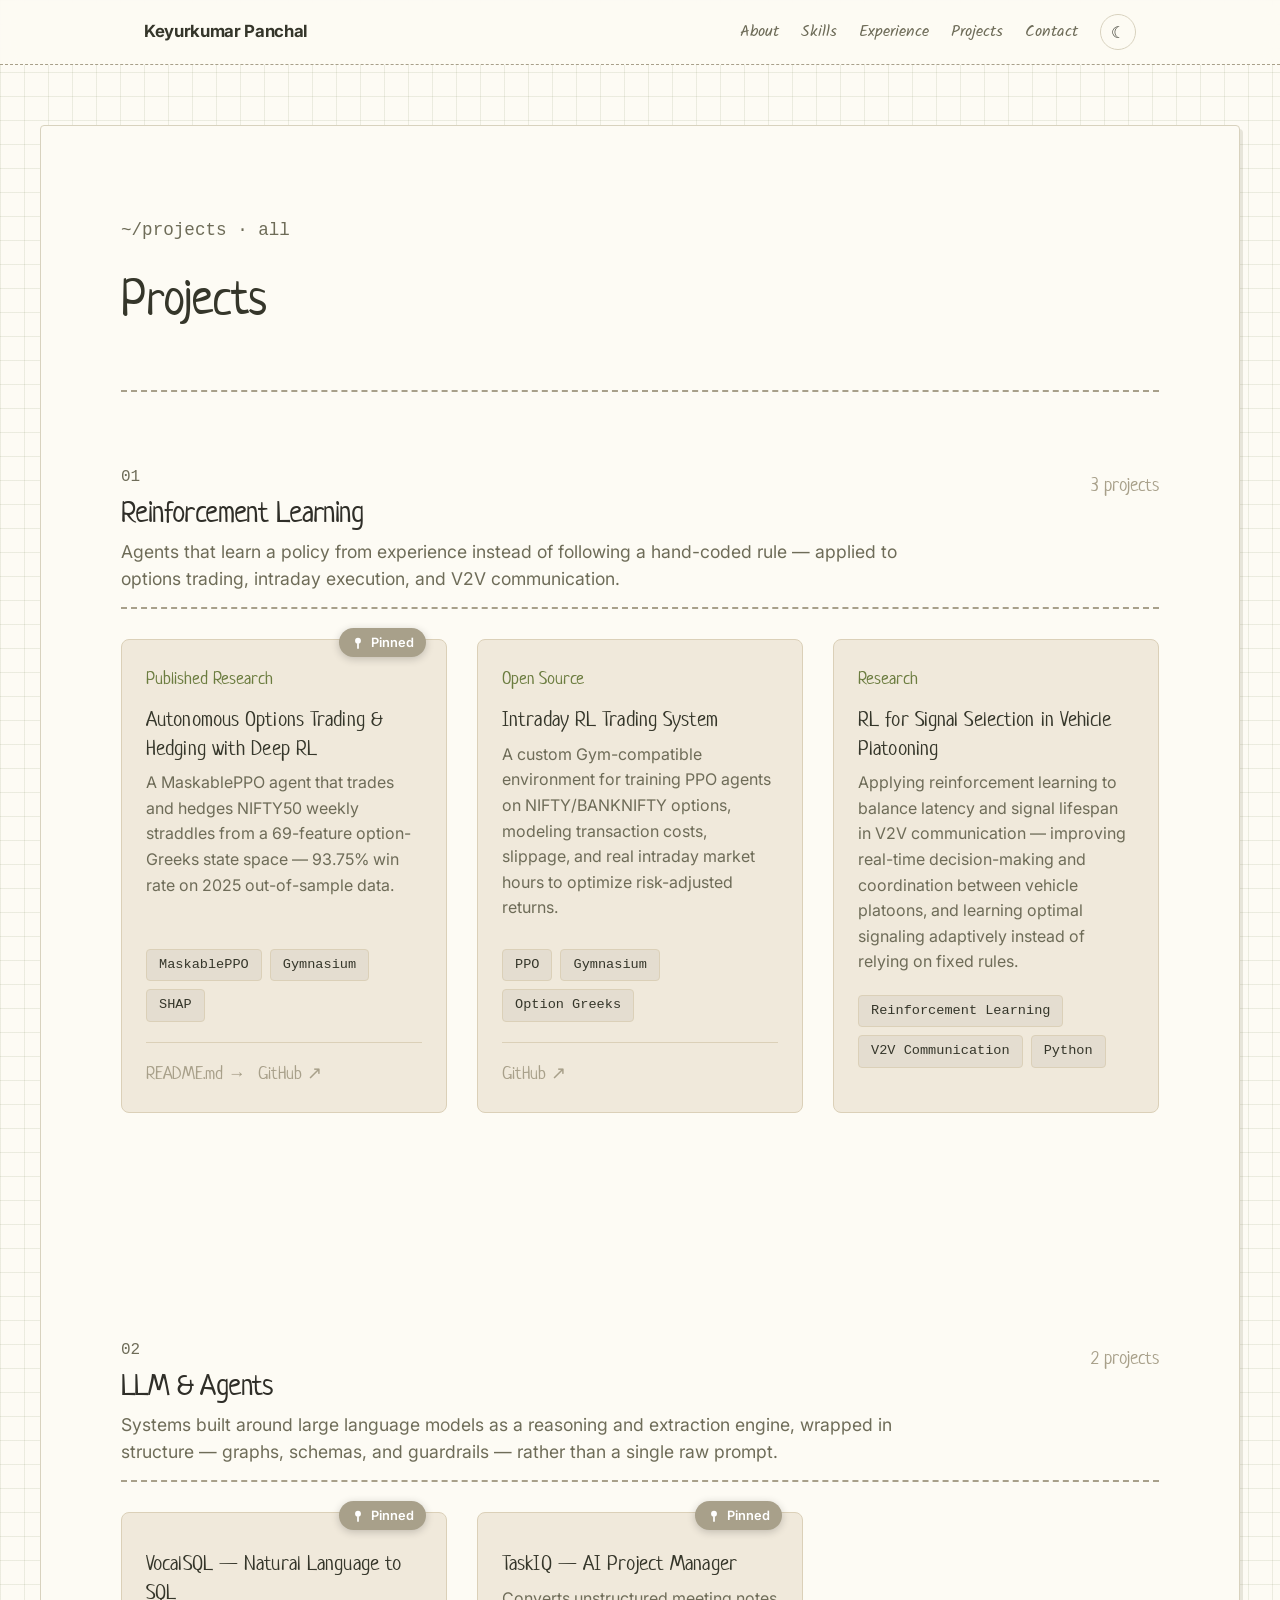
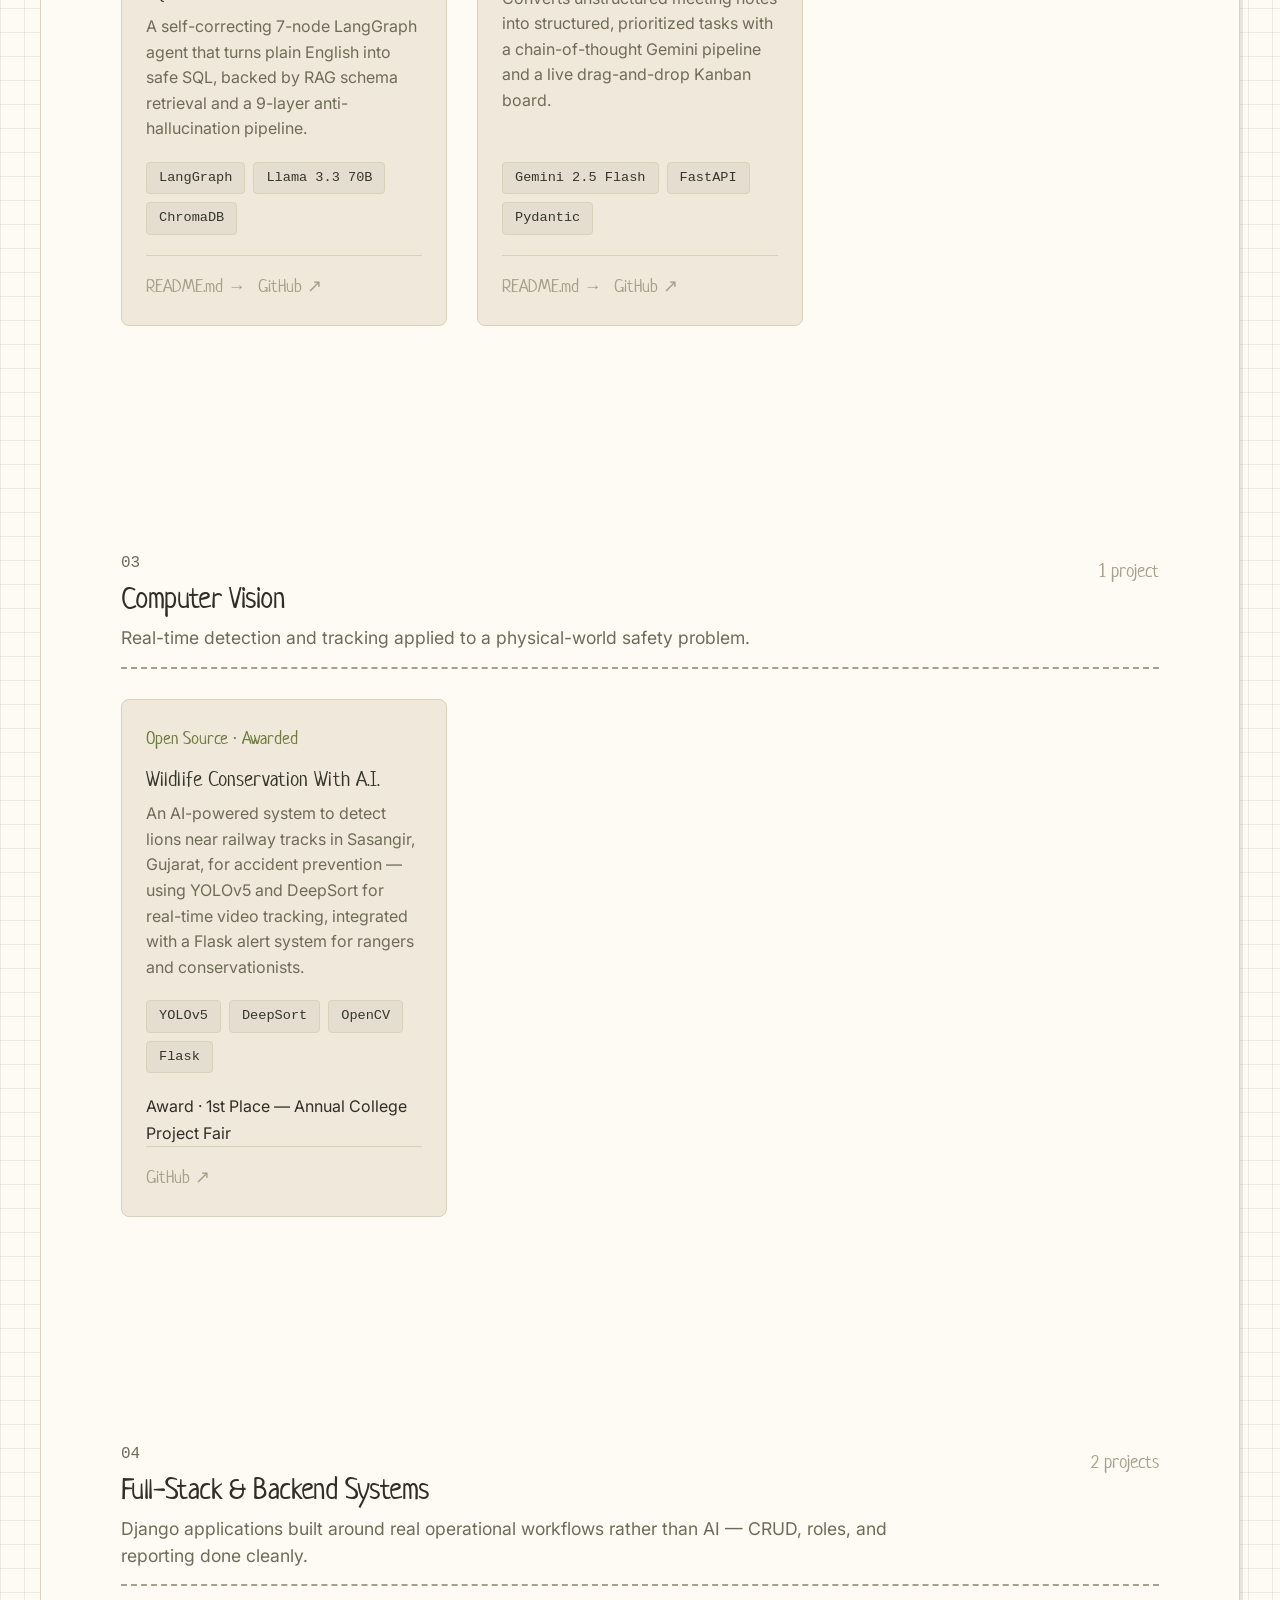
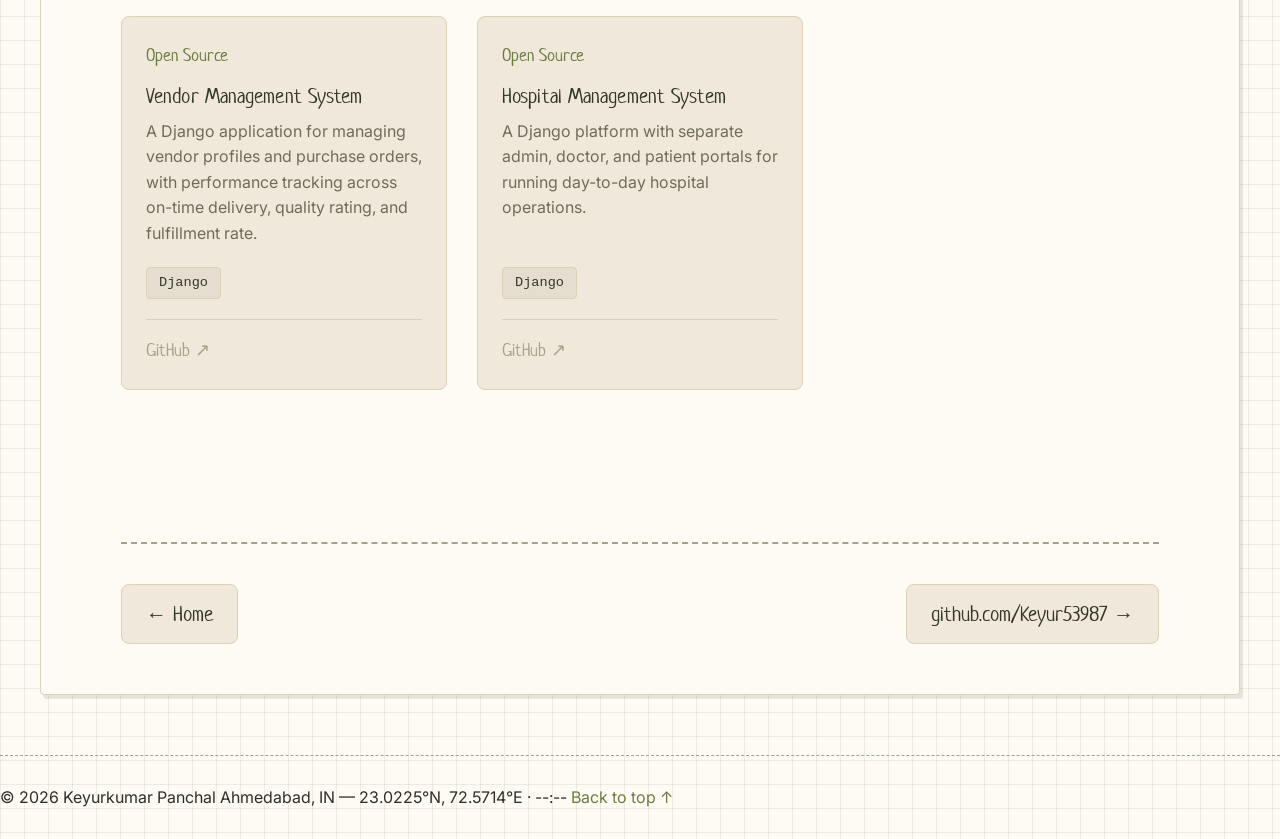
<file: projects/index.html>
<!DOCTYPE html>
<html lang="en">
<head>
<meta charset="UTF-8">
<meta name="viewport" content="width=device-width, initial-scale=1.0">
<title>All Projects — Keyurkumar Panchal</title>
<meta name="description" content="Every project by Keyurkumar Panchal, grouped by domain — reinforcement learning, LLM agents, computer vision, and full-stack systems.">
<meta name="theme-color" content="#fbfafc">
<link rel="icon" type="image/svg+xml" href="data:image/svg+xml,%3Csvg xmlns='http://www.w3.org/2000/svg' viewBox='0 0 100 100'%3E%3Crect width='100' height='100' fill='%237c3aed'/%3E%3Ctext x='50' y='68' font-family='monospace' font-size='52' font-weight='700' fill='%23ffffff' text-anchor='middle'%3EK%3C/text%3E%3C/svg%3E">
<link rel="preconnect" href="https://fonts.googleapis.com">
<link rel="preconnect" href="https://fonts.gstatic.com" crossorigin>
<link href="https://fonts.googleapis.com/css2?family=Inter:wght@400;500;600;700;800&display=swap" rel="stylesheet">
<link href="https://fonts.googleapis.com/css2?family=Neucha&family=Kalam:wght@400;700&display=swap" rel="stylesheet">
<link rel="stylesheet" href="../style.css">
<script src="../theme.js"></script>
</head>
<body class="sticky-page">

<a href="#top" class="skip-link">Skip to content</a>
<div class="scroll-progress" id="scroll-progress"></div>

<nav class="nav">
  <div class="nav-inner">
    <a class="nav-logo" href="../index.html" aria-label="Home">Keyurkumar Panchal</a>
    <button class="nav-toggle" onclick="toggleNav()" aria-label="Open menu"><span></span><span></span><span></span></button>
    <div class="nav-links" id="navLinks">
      <a href="../index.html#about">About</a>
      <a href="../index.html#skills">Skills</a>
      <a href="../index.html#experience">Experience</a>
      <a href="index.html">Projects</a>
      <a href="../index.html#contact">Contact</a>
      <button class="theme-btn" onclick="toggleTheme()" aria-label="Toggle theme">☾</button>
    </div>
  </div>
</nav>

<main id="top">
<div class="paper-wrapper">

<!-- ============ HERO ============ -->
<section class="detail-header">
  <p class="case-eyebrow">~/projects · all</p>
  <h1>Projects</h1>
</section>

<!-- ============ REINFORCEMENT LEARNING ============ -->
<section class="domain-section" id="rl">
  <div class="domain-head reveal">
    <div>
      <p class="section-path">01</p>
      <h2>Reinforcement Learning</h2>
      <p class="domain-tagline">Agents that learn a policy from experience instead of following a hand-coded rule — applied to options trading, intraday execution, and V2V communication.</p>
    </div>
    <span class="domain-count">3 projects</span>
  </div>

  <div class="proj-grid reveal">
    <article class="proj-card">
      <span class="pin-badge" aria-label="Pinned project" title="Pinned project">
        <svg viewBox="0 0 24 24" fill="currentColor"><circle cx="12" cy="8" r="5"/><rect x="10.5" y="12" width="3" height="10" rx="1"/></svg>
        Pinned
      </span>
      <span class="pc-tag">Published Research</span>
      <h3>Autonomous Options Trading &amp; Hedging with Deep RL</h3>
      <p>A MaskablePPO agent that trades and hedges NIFTY50 weekly straddles from a 69-feature option-Greeks state space — 93.75% win rate on 2025 out-of-sample data.</p>
      <div class="chip-row"><span class="chip">MaskablePPO</span><span class="chip">Gymnasium</span><span class="chip">SHAP</span></div>
      <div class="proj-links">
        <a class="project-link" href="rl-directional-straddle.html">README.md →</a>
        <a class="project-link" href="https://github.com/Keyur53987/rl_directional_straddle" target="_blank" rel="noopener noreferrer">GitHub ↗</a>
      </div>
    </article>

    <article class="proj-card">
      <span class="pc-tag">Open Source</span>
      <h3>Intraday RL Trading System</h3>
      <p>A custom Gym-compatible environment for training PPO agents on NIFTY/BANKNIFTY options, modeling transaction costs, slippage, and real intraday market hours to optimize risk-adjusted returns.</p>
      <div class="chip-row"><span class="chip">PPO</span><span class="chip">Gymnasium</span><span class="chip">Option Greeks</span></div>
      <div class="proj-links">
        <a class="project-link" href="https://github.com/Keyur53987/intraday_rl_trading" target="_blank" rel="noopener noreferrer">GitHub ↗</a>
      </div>
    </article>

    <article class="proj-card no-link">
      <span class="pc-tag">Research</span>
      <h3>RL for Signal Selection in Vehicle Platooning</h3>
      <p>Applying reinforcement learning to balance latency and signal lifespan in V2V communication — improving real-time decision-making and coordination between vehicle platoons, and learning optimal signaling adaptively instead of relying on fixed rules.</p>
      <div class="chip-row"><span class="chip">Reinforcement Learning</span><span class="chip">V2V Communication</span><span class="chip">Python</span></div>
    </article>
  </div>
</section>

<!-- ============ LLM & AGENTS ============ -->
<section class="domain-section" id="llm">
  <div class="domain-head reveal">
    <div>
      <p class="section-path">02</p>
      <h2>LLM &amp; Agents</h2>
      <p class="domain-tagline">Systems built around large language models as a reasoning and extraction engine, wrapped in structure — graphs, schemas, and guardrails — rather than a single raw prompt.</p>
    </div>
    <span class="domain-count">2 projects</span>
  </div>

  <div class="proj-grid reveal">
    <article class="proj-card">
      <span class="pin-badge" aria-label="Pinned project" title="Pinned project">
        <svg viewBox="0 0 24 24" fill="currentColor"><circle cx="12" cy="8" r="5"/><rect x="10.5" y="12" width="3" height="10" rx="1"/></svg>
        Pinned
      </span>

      <h3>VocalSQL — Natural Language to SQL</h3>
      <p>A self-correcting 7-node LangGraph agent that turns plain English into safe SQL, backed by RAG schema retrieval and a 9-layer anti-hallucination pipeline.</p>
      <div class="chip-row"><span class="chip">LangGraph</span><span class="chip">Llama 3.3 70B</span><span class="chip">ChromaDB</span></div>
      <div class="proj-links">
        <a class="project-link" href="vocalsql.html">README.md →</a>
        <a class="project-link" href="https://github.com/Keyur53987/VocalSQL" target="_blank" rel="noopener noreferrer">GitHub ↗</a>
      </div>
    </article>

    <article class="proj-card">
      <span class="pin-badge" aria-label="Pinned project" title="Pinned project">
        <svg viewBox="0 0 24 24" fill="currentColor"><circle cx="12" cy="8" r="5"/><rect x="10.5" y="12" width="3" height="10" rx="1"/></svg>
        Pinned
      </span>

      <h3>TaskIQ — AI Project Manager</h3>
      <p>Converts unstructured meeting notes into structured, prioritized tasks with a chain-of-thought Gemini pipeline and a live drag-and-drop Kanban board.</p>
      <div class="chip-row"><span class="chip">Gemini 2.5 Flash</span><span class="chip">FastAPI</span><span class="chip">Pydantic</span></div>
      <div class="proj-links">
        <a class="project-link" href="taskiq.html">README.md →</a>
        <a class="project-link" href="https://github.com/Keyur53987/TaskIQ" target="_blank" rel="noopener noreferrer">GitHub ↗</a>
      </div>
    </article>
  </div>
</section>

<!-- ============ COMPUTER VISION ============ -->
<section class="domain-section" id="cv">
  <div class="domain-head reveal">
    <div>
      <p class="section-path">03</p>
      <h2>Computer Vision</h2>
      <p class="domain-tagline">Real-time detection and tracking applied to a physical-world safety problem.</p>
    </div>
    <span class="domain-count">1 project</span>
  </div>

  <div class="proj-grid reveal">
    <article class="proj-card">
      <span class="pc-tag">Open Source · Awarded</span>
      <h3>Wildlife Conservation With A.I.</h3>
      <p>An AI-powered system to detect lions near railway tracks in Sasangir, Gujarat, for accident prevention — using YOLOv5 and DeepSort for real-time video tracking, integrated with a Flask alert system for rangers and conservationists.</p>
      <div class="chip-row"><span class="chip">YOLOv5</span><span class="chip">DeepSort</span><span class="chip">OpenCV</span><span class="chip">Flask</span></div>
      <div class="badge">Award · 1st Place — Annual College Project Fair</div>
      <div class="proj-links">
        <a class="project-link" href="https://github.com/Keyur53987/wildlifeconservationwithai" target="_blank" rel="noopener noreferrer">GitHub ↗</a>
      </div>
    </article>
  </div>
</section>

<!-- ============ FULL-STACK & BACKEND ============ -->
<section class="domain-section" id="backend">
  <div class="domain-head reveal">
    <div>
      <p class="section-path">04</p>
      <h2>Full-Stack &amp; Backend Systems</h2>
      <p class="domain-tagline">Django applications built around real operational workflows rather than AI — CRUD, roles, and reporting done cleanly.</p>
    </div>
    <span class="domain-count">2 projects</span>
  </div>

  <div class="proj-grid reveal">
    <article class="proj-card">
      <span class="pc-tag">Open Source</span>
      <h3>Vendor Management System</h3>
      <p>A Django application for managing vendor profiles and purchase orders, with performance tracking across on-time delivery, quality rating, and fulfillment rate.</p>
      <div class="chip-row"><span class="chip">Django</span></div>
      <div class="proj-links">
        <a class="project-link" href="https://github.com/Keyur53987/vendor-management" target="_blank" rel="noopener noreferrer">GitHub ↗</a>
      </div>
    </article>

    <article class="proj-card">
      <span class="pc-tag">Open Source</span>
      <h3>Hospital Management System</h3>
      <p>A Django platform with separate admin, doctor, and patient portals for running day-to-day hospital operations.</p>
      <div class="chip-row"><span class="chip">Django</span></div>
      <div class="proj-links">
        <a class="project-link" href="https://github.com/Keyur53987/HospitalManagement_Django" target="_blank" rel="noopener noreferrer">GitHub ↗</a>
      </div>
    </article>
  </div>
</section>

<!-- ============ FOOTER NAV ============ -->
<div class="case-footer-nav reveal">
  <a href="../index.html">
    <span class="cf-to">← Home</span>
  </a>
  <a class="cf-next" href="https://github.com/Keyur53987" target="_blank" rel="noopener noreferrer">
    <span class="cf-to">github.com/Keyur53987 →</span>
  </a>
</div>

</div>
</main>

<footer class="footer">
  <span>© 2026 Keyurkumar Panchal</span>
  <span>Ahmedabad, IN — 23.0225°N, 72.5714°E · <span id="local-time">--:--</span></span>
  <a href="#top">Back to top ↑</a>
</footer>


</body>
</html>
</file>
<file: style.css>
/* ============ Vasundhhara Singh Katoch — Portfolio ============ */
:root {
  --bg: #f0e9db;           /* beige */
  --bg-alt: #e7dec9;       /* deeper beige */
  --surface: #f9f4e9;
  --text: #35362a;
  --text-muted: #6e6c58;
  --accent: #6b7c3f;       /* olive green */
  --accent-soft: #e0e0c4;
  --border: #dbd0b8;
  --shadow: 0 2px 16px rgba(80, 75, 60, 0.08);
  --radius: 14px;
  --max-w: 1040px;
}
[data-theme="dark"] {
  --bg: #1e1d16;
  --bg-alt: #26241a;
  --surface: #2b291e;
  --text: #efecdd;
  --text-muted: #b1ad95;
  --accent: #b5c078;       /* light olive */
  --accent-soft: #3a3a24;
  --border: #3d3a2a;
  --shadow: 0 2px 16px rgba(0, 0, 0, 0.4);
}

* { box-sizing: border-box; margin: 0; padding: 0; }
html { scroll-behavior: smooth; }
body {
  font-family: "Inter", -apple-system, BlinkMacSystemFont, "Segoe UI", Roboto, sans-serif;
  background: var(--bg);
  color: var(--text);
  line-height: 1.65;
  transition: background 0.3s, color 0.3s;
  -webkit-font-smoothing: antialiased;
}
a { color: var(--accent); text-decoration: none; }
a:hover { text-decoration: underline; }
img { max-width: 100%; display: block; }

.container { max-width: var(--max-w); margin: 0 auto; padding: 0 24px; }

/* ---- Nav ---- */
.nav {
  position: sticky; top: 0; z-index: 50;
  background: color-mix(in srgb, var(--bg) 85%, transparent);
  backdrop-filter: blur(10px);
  border-bottom: 1px solid var(--border);
}
.nav-inner {
  max-width: var(--max-w); margin: 0 auto; padding: 14px 24px;
  display: flex; align-items: center; justify-content: space-between; gap: 16px;
}
.nav-logo { font-weight: 700; font-size: 1.05rem; color: var(--text); letter-spacing: -0.02em; }
.nav-logo:hover { text-decoration: none; color: var(--accent); }
.nav-links { display: flex; gap: 22px; align-items: center; flex-wrap: wrap; }
.nav-links a { color: var(--text-muted); font-size: 0.92rem; font-weight: 500; }
.nav-links a:hover { color: var(--accent); text-decoration: none; }
.theme-btn {
  background: none; border: 1px solid var(--border); border-radius: 50%;
  width: 36px; height: 36px; cursor: pointer; color: var(--text);
  display: inline-flex; align-items: center; justify-content: center; font-size: 1rem;
}
.theme-btn:hover { border-color: var(--accent); }

/* ---- Hero ---- */
.hero { padding: 90px 0 70px; }
.hero-grid { display: grid; grid-template-columns: 1.4fr 1fr; gap: 48px; align-items: center; }
.hero h1 { font-size: clamp(2.1rem, 5vw, 3.2rem); letter-spacing: -0.03em; line-height: 1.12; margin-bottom: 18px; }
.hero .tagline { font-size: 1.25rem; font-weight: 600; color: var(--accent); margin-bottom: 14px; }
.hero p.sub { color: var(--text-muted); font-size: 1.06rem; max-width: 560px; margin-bottom: 28px; }
.hero-art {
  aspect-ratio: 1; border-radius: 50%;
  background: radial-gradient(circle at 35% 30%, var(--accent-soft), var(--bg-alt));
  border: 1px solid var(--border);
  display: flex; align-items: center; justify-content: center;
  font-size: 4rem; color: var(--accent); font-weight: 700;
  max-width: 300px; margin: 0 auto;
}
.btn {
  display: inline-block; padding: 12px 26px; border-radius: 999px;
  background: var(--accent); color: #fff; font-weight: 600; font-size: 0.95rem;
  border: none; cursor: pointer; transition: opacity 0.2s;
}
.btn:hover { opacity: 0.88; text-decoration: none; color: #fff; }
.btn.ghost { background: transparent; color: var(--accent); border: 1.5px solid var(--accent); margin-left: 10px; }

/* ---- Metrics strip ---- */
.metrics { background: var(--bg-alt); border-block: 1px solid var(--border); padding: 34px 0; }
.metrics-grid { display: grid; grid-template-columns: repeat(auto-fit, minmax(150px, 1fr)); gap: 20px; text-align: center; }
.metric b { display: block; font-size: 1.7rem; color: var(--accent); letter-spacing: -0.02em; }
.metric span { font-size: 0.85rem; color: var(--text-muted); }

/* ---- Sections ---- */
section { padding: 72px 0; }
section h2 {
  font-size: 1.75rem; letter-spacing: -0.02em; margin-bottom: 34px;
  display: flex; align-items: center; gap: 14px;
}
section h2::after { content: ""; flex: 1; height: 1px; background: var(--border); }
.section-alt { background: var(--bg-alt); }

/* ---- Experience timeline ---- */
.exp-item {
  display: grid; grid-template-columns: 180px 1fr; gap: 28px;
  padding: 26px 0; border-bottom: 1px solid var(--border);
}
.exp-item:last-child { border-bottom: none; }
.exp-date { color: var(--text-muted); font-size: 0.9rem; padding-top: 4px; }
.exp-item h3 { font-size: 1.2rem; letter-spacing: -0.01em; }
.exp-item .org { color: var(--accent); font-weight: 600; margin-bottom: 8px; }
.exp-item p { color: var(--text-muted); font-size: 0.97rem; margin-bottom: 10px; }
.impact-link { font-weight: 600; font-size: 0.92rem; }
.impact-link::after { content: " →"; }

/* ---- Cards ---- */
.card-grid { display: grid; grid-template-columns: repeat(auto-fill, minmax(300px, 1fr)); gap: 22px; }
.card {
  background: var(--surface); border: 1px solid var(--border); border-radius: var(--radius);
  padding: 26px; box-shadow: var(--shadow); display: flex; flex-direction: column; gap: 10px;
  transition: transform 0.2s, border-color 0.2s; color: var(--text);
}
a.card:hover { transform: translateY(-3px); border-color: var(--accent); text-decoration: none; }
.card h3 { font-size: 1.08rem; letter-spacing: -0.01em; }
.card p { color: var(--text-muted); font-size: 0.93rem; flex: 1; }
.tags { display: flex; flex-wrap: wrap; gap: 7px; }
.tag {
  font-size: 0.74rem; font-weight: 600; padding: 4px 10px; border-radius: 999px;
  background: var(--accent-soft); color: var(--accent);
}

/* ---- Skills ---- */
.skills-grid { display: grid; grid-template-columns: repeat(auto-fill, minmax(280px, 1fr)); gap: 22px; }
.skill-group h3 { font-size: 0.95rem; text-transform: uppercase; letter-spacing: 0.06em; color: var(--text-muted); margin-bottom: 12px; }

/* ---- Conference ---- */
.conf-card {
  background: var(--surface); border: 1px solid var(--border); border-radius: var(--radius);
  padding: 30px; box-shadow: var(--shadow); margin-bottom: 22px;
}
.conf-card h3 { margin-bottom: 8px; }
.conf-card p { color: var(--text-muted); }

/* ---- Detail pages ---- */
.detail-header { padding: 40px 0 40px; border-bottom: 2px dashed var(--pencil); }
.detail-header h1 { font-size: clamp(2.5rem, 5vw, 3.5rem); letter-spacing: -0.02em; margin-bottom: 24px; color: var(--text); }
.case-eyebrow { font-size: 1.1rem; color: var(--text-muted); font-family: monospace; margin-bottom: 24px; display: block; }
.case-thesis { font-size: 1.25rem; line-height: 1.6; color: var(--text); margin-bottom: 40px; max-width: 800px; }
.case-links { display: flex; gap: 16px; margin-bottom: 40px; flex-wrap: wrap; }
.detail-header .meta { color: var(--accent); font-weight: 600; }
.detail-body { padding: 48px 0 80px; max-width: 780px; }
.detail-body h2 { font-size: 1.35rem; margin: 38px 0 16px; }
.detail-body h2::after { display: none; }
.detail-body p, .detail-body li { color: var(--text-muted); font-size: 1rem; }
.detail-body ul { padding-left: 22px; display: grid; gap: 10px; margin: 14px 0; }
.detail-body li strong, .detail-body p strong { color: var(--text); }
.highlight-box {
  background: var(--accent-soft); border-left: 4px solid var(--accent);
  border-radius: 0 var(--radius) var(--radius) 0; padding: 18px 22px; margin: 24px 0;
}
.highlight-box p { color: var(--text); font-size: 0.98rem; }

/* ---- Contact / footer ---- */
.contact { text-align: center; padding: 90px 0; }
.contact h2 { justify-content: center; }
.contact h2::after { display: none; }
.contact p { color: var(--text-muted); max-width: 480px; margin: 0 auto 28px; }
footer { border-top: 1px solid var(--border); padding: 28px 0; }
.footer-inner {
  max-width: var(--max-w); margin: 0 auto; padding: 0 24px;
  display: flex; justify-content: space-between; align-items: center; flex-wrap: wrap; gap: 12px;
  color: var(--text-muted); font-size: 0.88rem;
}
.footer-inner a { margin-left: 16px; }

@media (max-width: 720px) {
  .hero-grid { grid-template-columns: 1fr; }
  .hero-art { max-width: 180px; }
  .exp-item { grid-template-columns: 1fr; gap: 6px; }
  .nav-links { gap: 14px; }
  .nav-links a.hide-m { display: none; }
}

/* ---- Hero photo ---- */
.hero-art { overflow: hidden; padding: 0; font-size: 0; }
.hero-art img { width: 100%; height: 100%; object-fit: cover; border-radius: 50%; }

/* ---- Carousel ---- */
.carousel { position: relative; margin-bottom: 22px; }
.carousel-track { aspect-ratio: 16/10; border-radius: var(--radius); overflow: hidden; background: var(--bg-alt); }
.carousel-track img { display: none; width: 100%; height: 100%; object-fit: cover; }
.carousel-track img.active { display: block; }
.carousel-btn {
  position: absolute; top: 50%; transform: translateY(-50%);
  width: 40px; height: 40px; border-radius: 50%; border: none; cursor: pointer;
  background: rgba(0, 0, 0, 0.45); color: #fff; font-size: 1.4rem; line-height: 1;
  display: flex; align-items: center; justify-content: center;
}
.carousel-btn:hover { background: rgba(0, 0, 0, 0.65); }
.carousel-btn.prev { left: 12px; }
.carousel-btn.next { right: 12px; }
.carousel-dots { display: flex; gap: 8px; justify-content: center; margin-top: 12px; }
.carousel-dots span {
  width: 9px; height: 9px; border-radius: 50%; background: var(--border); cursor: pointer;
}
.carousel-dots span.on { background: var(--accent); }

/* ---- Card link rows ---- */
.card-links { display: flex; flex-wrap: wrap; gap: 6px 16px; font-size: 0.9rem; font-weight: 600; margin-top: 4px; padding-top: 12px; border-top: 1px solid var(--border); }

/* ---- Metrics heading ---- */
.metrics-title { font-size: 1.05rem; text-transform: uppercase; letter-spacing: 0.08em; color: var(--text-muted); text-align: center; margin-bottom: 24px; font-weight: 600; }

/* ---- Mobile nav ---- */
.nav-toggle { display: none; background: none; border: none; cursor: pointer; padding: 8px; flex-direction: column; gap: 5px; }
.nav-toggle span { display: block; width: 22px; height: 2px; background: var(--text); border-radius: 2px; transition: transform 0.2s, opacity 0.2s; }
@media (max-width: 720px) {
  .nav-toggle { display: flex; }
  .nav-links { display: none; position: absolute; top: 100%; left: 0; right: 0; flex-direction: column; align-items: flex-start; gap: 0; background: var(--bg); border-bottom: 1px solid var(--border); padding: 8px 24px 16px; }
  .nav-links.open { display: flex; }
  .nav-links a { padding: 10px 0; font-size: 1rem; width: 100%; }
  .nav-links .theme-btn { margin-top: 8px; }
  .nav-inner { position: relative; }
}

.nav-logo { display: inline-flex; align-items: center; }
.nav-logo svg { display: block; }

/* ---- Video embeds ---- */
.video-wrap { aspect-ratio: 16/9; border-radius: 10px; overflow: hidden; background: var(--bg-alt); margin-bottom: 6px; }
.video-wrap iframe { width: 100%; height: 100%; display: block; border: 0; }

/* ---- PDF poster embed ---- */
.poster-wrap { border: 1px solid var(--border); border-radius: var(--radius); overflow: hidden; margin: 16px 0; background: var(--bg-alt); }
.poster-wrap embed { width: 100%; height: 720px; display: block; }

/* ---- Poster image ---- */
.poster-img { width: 100%; border-radius: var(--radius); border: 1px solid var(--border); margin: 16px 0; display: block; }

/* ---- Sticky note ---- */
.sticky-note {
  position: relative;
  max-width: 220px;
  margin: 18px auto 0;
  padding: 16px 18px;
  background: #cfd28c;
  color: #3d3a14;
  font-family: var(--font-voice, "Inter", sans-serif);
  font-size: 0.92rem;
  line-height: 1.5;
  border-radius: 2px;
  box-shadow: 2px 3px 8px rgba(0, 0, 0, 0.15);
  transform: rotate(-3deg);
}
.sticky-note::before {
  content: "";
  position: absolute;
  top: -16px;
  left: 18px;
  width: 24px;
  height: 38px;
  background-image: url("data:image/svg+xml,%3Csvg xmlns='http://www.w3.org/2000/svg' viewBox='0 0 24 24' fill='none' stroke='%23767672' stroke-width='2.4' stroke-linecap='round' stroke-linejoin='round'%3E%3Cpath d='M21.44 11.05l-9.19 9.19a6 6 0 0 1-8.49-8.49l9.19-9.19a4 4 0 0 1 5.66 5.66l-9.2 9.19a2 2 0 0 1-2.83-2.83l8.49-8.48'/%3E%3C/svg%3E");
  background-repeat: no-repeat;
  background-size: contain;
  transform: rotate(-10deg);
  filter: drop-shadow(1px 2px 1px rgba(0, 0, 0, 0.25));
  pointer-events: none;
}
[data-theme="dark"] .sticky-note {
  background: #9a9c5e;
  color: #24220a;
}

/* ---- Sticky note cards (homepage only) ---- */
.sticky-page .card,
.sticky-page .conf-card {
  background: #cfd28c;
  border: none;
  border-radius: 3px;
  box-shadow: 3px 4px 10px rgba(0, 0, 0, 0.16);
  color: #3d3a14;
}
.sticky-page .card h3,
.sticky-page .conf-card h3 {
  color: #2b2708;
}
.sticky-page .card p,
.sticky-page .conf-card p {
  color: #55501f;
}
.sticky-page .card .tag {
  background: rgba(0, 0, 0, 0.08);
  color: #3d3a14;
}
.sticky-page .card .impact-link,
.sticky-page .card-links a,
.sticky-page .conf-card a:not(.btn) {
  color: #5c5710;
  font-weight: 700;
}
.sticky-page .card-links {
  border-top-color: rgba(0, 0, 0, 0.12);
}
.sticky-page .card-grid .card:nth-child(odd),
.sticky-page .conf-card {
  transform: rotate(-2deg);
}
.sticky-page .card-grid .card:nth-child(even) {
  transform: rotate(2deg);
}
.sticky-page .card-grid .card:nth-child(3n) {
  transform: rotate(-1.5deg);
}
.sticky-page a.card:hover {
  transform: rotate(0deg) translateY(-4px);
  border-color: transparent;
  box-shadow: 4px 6px 14px rgba(0, 0, 0, 0.22);
}
[data-theme="dark"] .sticky-page .card,
[data-theme="dark"] .sticky-page .conf-card {
  background: #9a9c5e;
  color: #24220a;
}
[data-theme="dark"] .sticky-page .card h3,
[data-theme="dark"] .sticky-page .conf-card h3 {
  color: #1c1804;
}
[data-theme="dark"] .sticky-page .card p,
[data-theme="dark"] .sticky-page .conf-card p {
  color: #34300f;
}

/* ---- Keep Events carousel as a normal card, not a sticky note ---- */
.sticky-page #conferences .conf-card {
  background: var(--surface);
  border: 1px solid var(--border);
  color: var(--text);
  transform: none;
  box-shadow: var(--shadow);
}
.sticky-page #conferences .conf-card h3 { color: var(--text); }
.sticky-page #conferences .conf-card p { color: var(--text-muted); }

/* ---- Paperclip on sticky notes ---- */
.sticky-page .card,
.sticky-page .conf-card {
  position: relative;
  overflow: visible;
}
.sticky-page .card::before,
.sticky-page .conf-card::before {
  content: "";
  position: absolute;
  top: -16px;
  left: 18px;
  width: 24px;
  height: 38px;
  background-image: url("data:image/svg+xml,%3Csvg xmlns='http://www.w3.org/2000/svg' viewBox='0 0 24 24' fill='none' stroke='%23767672' stroke-width='2.4' stroke-linecap='round' stroke-linejoin='round'%3E%3Cpath d='M21.44 11.05l-9.19 9.19a6 6 0 0 1-8.49-8.49l9.19-9.19a4 4 0 0 1 5.66 5.66l-9.2 9.19a2 2 0 0 1-2.83-2.83l8.49-8.48'/%3E%3C/svg%3E");
  background-repeat: no-repeat;
  background-size: contain;
  transform: rotate(-10deg);
  filter: drop-shadow(1px 2px 1px rgba(0, 0, 0, 0.25));
  pointer-events: none;
  z-index: 2;
}
.sticky-page #conferences .conf-card::before {
  display: none;
}

/* ---- Skills: white surface ---- */
#skills {
  background: var(--surface);
}

/* ---- Contact: green accent background ---- */
#contact {
  background: var(--accent);
}
#contact h2 {
  color: #fff;
}
#contact p {
  color: rgba(255, 255, 255, 0.85);
}
#contact .btn {
  background: #fff;
  color: var(--accent);
}
#contact .btn.ghost {
  background: transparent;
  color: #fff;
  border-color: #fff;
}

/* ============================================================
   ENGINEERING NOTEBOOK LAYER  (delete this whole block to revert)
   ============================================================ */

:root {
  --paper: #fdfbf4;
  --grid-line: rgba(120, 130, 90, 0.13);
  --ink: #2f2e28;
  --ink-soft: #57544a;
  --pencil: #a8a08a;
  --nb-border: #d8d2be;
  --nb-shadow: 3px 4px 0 rgba(120, 112, 85, 0.16);
}
[data-theme="dark"] {
  --paper: #1f2018;
  --grid-line: rgba(180, 195, 140, 0.09);
  --ink: #ecebdd;
  --ink-soft: #b3b09b;
  --pencil: #77745f;
  --nb-border: #3f3e2f;
  --nb-shadow: 3px 4px 0 rgba(0, 0, 0, 0.35);
}

/* --- Graph paper --- */
body {
  background-color: var(--paper);
  background-image:
    linear-gradient(var(--grid-line) 1px, transparent 1px),
    linear-gradient(90deg, var(--grid-line) 1px, transparent 1px);
  background-size: 24px 24px;
  color: var(--ink);
}
.section-alt {
  background-color: rgba(226, 220, 196, 0.42);
  background-image: inherit;
  background-size: 24px 24px;
}
[data-theme="dark"] .section-alt { background-color: rgba(255, 255, 255, 0.03); }
#skills { background-color: rgba(255, 255, 255, 0.55); }
[data-theme="dark"] #skills { background-color: rgba(255, 255, 255, 0.04); }

/* --- Handwriting for headings --- */
h1, h2, h3, .metrics-title, .metric b, .hero .tagline {
  font-family: "Neucha", "Segoe Script", cursive;
  font-weight: 400;
  color: var(--ink);
  letter-spacing: 0.005em;
}
h1 { font-size: clamp(2.1rem, 5vw, 3.1rem) !important; line-height: 1.15; }
h2 { font-size: 1.85rem !important; line-height: 1.25; }
h3 { font-size: 1.32rem !important; line-height: 1.35; }
.hero .tagline {
  font-size: 1.5rem;
  color: var(--accent);
  border-bottom: 2px solid var(--nb-border);
  display: inline-block;
  padding-bottom: 4px;
  margin-bottom: 16px;
  line-height: 1.35;
}
.metric b { font-size: 2.05rem; }
.metrics-title { font-size: 1.5rem; text-transform: none; letter-spacing: 0.005em; }

/* --- Body text stays readable --- */
body, .hero p.sub, .card p, .conf-card p, .detail-body p, .detail-body li, .metric span {
  font-family: "Inter", -apple-system, sans-serif;
}
.hero p.sub, .card p, .conf-card p { color: var(--ink-soft); }

/* --- Pencil-sketch dividers --- */
section h2::after {
  height: 2px;
  background: var(--pencil);
  opacity: 0.45;
  border-radius: 2px;
}

/* --- Cards as taped-in paper --- */
.card, .conf-card {
  background: #fffdf6;
  border: 1px solid var(--nb-border);
  border-radius: 3px;
  box-shadow: var(--nb-shadow);
}
[data-theme="dark"] .card, [data-theme="dark"] .conf-card { background: #262719; }
a.card:hover, .sticky-page a.card:hover {
  transform: rotate(0deg) translateY(-3px);
  box-shadow: 4px 6px 0 rgba(120, 112, 85, 0.22);
  border-color: var(--accent);
}

/* --- Sticky notes keep their tilt, softer paper --- */
.sticky-page .card, .sticky-page .conf-card {
  border: 1px solid rgba(120, 112, 85, 0.28);
  box-shadow: var(--nb-shadow);
  border-radius: 3px;
}
.sticky-note {
  border: 1px solid rgba(120, 112, 85, 0.28);
  box-shadow: var(--nb-shadow);
  border-radius: 3px;
  font-family: "Neucha", cursive;
  font-size: 1.05rem;
  line-height: 1.45;
}

/* --- Hand-annotated meta text --- */
.exp-date, .impact-link, .card-links a, .crumb, .meta {
  font-family: "Kalam", cursive;
  font-size: 1.02rem;
}
.exp-date { color: var(--pencil); }
.org { font-family: "Inter", sans-serif; font-weight: 600; }

/* --- Tags as margin scribbles --- */
.tag {
  font-family: "Kalam", cursive;
  font-weight: 400;
  font-size: 0.86rem;
  border: 1px solid var(--nb-border);
  border-radius: 12px 4px 14px 5px;
  background: transparent;
  color: var(--accent);
}
.sticky-page .card .tag { border-color: rgba(120, 112, 85, 0.3); }

/* --- Buttons like rubber-stamped labels --- */
.btn {
  font-family: "Kalam", cursive;
  font-weight: 700;
  border-radius: 20px 6px 22px 7px;
  box-shadow: var(--nb-shadow);
  border: 1px solid transparent;
}
.btn.ghost { border: 2px solid var(--accent); }
.btn:hover { transform: translateY(-2px); opacity: 1; }

/* --- Photos & media taped down --- */
.hero-art {
  border-radius: 4px;
  border: 1px solid var(--nb-border);
  background: #fffdf6;
  padding: 10px 10px 34px;
  box-shadow: var(--nb-shadow);
  transform: rotate(-2deg);
  aspect-ratio: auto;
}
.hero-art img { border-radius: 2px; }
.poster-img, .video-wrap, .carousel-track {
  border: 1px solid var(--nb-border);
  border-radius: 3px;
  box-shadow: var(--nb-shadow);
}

/* --- Dashed rules for lists --- */
.exp-item { border-bottom: 1px dashed var(--pencil); }
.metrics {
  border-top: 1px dashed var(--pencil);
  border-bottom: 1px dashed var(--pencil);
  background-color: transparent;
}
footer { border-top: 1px dashed var(--pencil); }

/* --- Highlight box like a margin note --- */
.highlight-box {
  border: 1px solid var(--nb-border);
  border-left: 4px solid var(--accent);
  border-radius: 0 3px 3px 0;
  background: rgba(224, 224, 196, 0.35);
  box-shadow: var(--nb-shadow);
}

/* --- Nav --- */
.nav {
  background: rgba(253, 251, 244, 0.92) !important;
  border-bottom: 1px dashed var(--pencil);
}
[data-theme="dark"] .nav { background: rgba(31, 32, 24, 0.92) !important; }
.nav-links a { font-family: "Kalam", cursive; font-size: 1rem; }
.theme-btn { border-radius: 50%; border: 1px solid var(--nb-border); }

/* --- Contact panel --- */
#contact { border-top: 1px dashed var(--pencil); }
#contact h2 { color: #fff; }

/* --- Paper Wrapper for Detail Pages --- */
.paper-wrapper {
  max-width: 1200px;
  margin: 60px auto;
  padding: 50px 80px;
  background: var(--paper);
  border: 1px solid var(--nb-border);
  border-radius: 4px;
  box-shadow: var(--nb-shadow);
}
  @media (max-width: 720px) {
    .paper-wrapper { margin: 20px 10px; padding: 20px 15px; overflow-x: hidden; }
    .card-grid { grid-template-columns: 1fr; gap: 20px; }
    .sticky-page .card, .sticky-page .conf-card { margin: 10px; padding: 20px; }
    .case-footer-nav { flex-direction: column; gap: 16px; align-items: stretch; }
    .case-footer-nav a { justify-content: center; }
  }

/* --- Accessibility --- */
.skip-link {
  position: absolute;
  top: -100px;
  left: 0;
  background: var(--pencil);
  color: #fff;
  padding: 8px 16px;
  z-index: 9999;
  text-decoration: none;
  font-weight: bold;
}
.skip-link:focus {
  top: 0;
}

/* --- Typewriter cursor --- */
.typewriter-cursor {
  display: inline-block;
  width: 2px;
  background-color: var(--text);
  margin-left: 2px;
  animation: blink 1s step-end infinite;
}

@keyframes blink {
  0%, 100% { opacity: 1; }
  50% { opacity: 0; }
}

/* --- Project Pages Specific Styles --- */
.section-head { margin: 80px 0 30px; border-bottom: 2px dashed var(--pencil); padding-bottom: 15px; }
.section-head h2 { font-size: 2.2rem; margin-bottom: 8px; color: var(--text); }
.section-path { font-family: 'Neucha', cursive; color: var(--text-muted); font-size: 1.2rem; margin-bottom: 8px; }

/* Grids and Lists */
.split-grid { display: grid; grid-template-columns: 1fr 1fr; gap: 40px; margin-top: 20px; }
@media (max-width: 768px) { .split-grid { grid-template-columns: 1fr; } }
.split-col h3 { font-size: 1.5rem; margin-bottom: 16px; border-bottom: 1px solid var(--border); padding-bottom: 8px;}

.step-item { display: flex; align-items: flex-start; gap: 20px; margin-bottom: 40px; max-width: 750px; }
.step-num { font-family: 'Neucha', cursive; font-size: 1.8rem; color: var(--pencil); min-width: 40px; border-bottom: 2px solid var(--pencil); line-height: 1; padding-bottom: 4px; text-align: center;}
.step-item h4 { font-size: 1.3rem; margin: 0 0 10px 0; }
.step-item p { margin: 0; line-height: 1.6; font-size: 1.1rem; }

/* Prose Formatting (Breathing Space & Width) */
.prose p { 
  margin-bottom: 32px; 
  line-height: 1.8; 
  color: var(--text); 
  font-size: 1.15rem; 
  max-width: 750px; /* Optimal reading width */
}
.prose ul, .prose ol { margin-bottom: 32px; padding-left: 20px; max-width: 750px; font-size: 1.15rem; line-height: 1.8;}
.prose li { margin-bottom: 16px; }

/* TL;DR Box */
.tldr-box {
  background: rgba(255, 235, 59, 0.15);
  border-left: 4px solid #ffeb3b;
  padding: 24px;
  margin-bottom: 40px;
  border-radius: 4px;
  max-width: 750px;
}
.tldr-box strong { font-family: 'Kalam', cursive; font-size: 1.25rem; display: block; margin-bottom: 10px; color: var(--text); }
.tldr-box p { margin-bottom: 0; font-size: 1.1rem; }

/* Concept Image Container */
.concept-image {
  width: 100%;
  max-width: 850px;
  margin: 40px 0;
  border-radius: 8px;
  border: 1px solid var(--border);
  box-shadow: 0 4px 12px rgba(0,0,0,0.1);
}

/* Code Blocks */
.code-block { background: #1e1e1e; color: #d4d4d4; border-radius: 6px; padding: 15px; overflow-x: auto; margin: 25px 0; font-family: monospace; font-size: 0.95rem; }
.code-block .cb-head { display: flex; justify-content: space-between; border-bottom: 1px solid #333; padding-bottom: 10px; margin-bottom: 10px; color: #888; font-family: 'Inter', sans-serif; font-size: 0.85rem; }
.code-block pre { margin: 0; }
.code-block .tok-com { color: #6a9955; }
code { background: var(--bg); padding: 2px 6px; border-radius: 4px; border: 1px solid var(--border); font-family: monospace; font-size: 0.9em; }

/* Tables */
table { width: 100%; border-collapse: collapse; margin: 30px 0; font-size: 0.95rem; }
th, td { padding: 12px 15px; text-align: left; border-bottom: 1px dashed var(--border); }
th { font-family: 'Neucha', cursive; font-size: 1.2rem; border-bottom: 2px solid var(--text); }
tr:hover { background-color: var(--bg); }

/* Formulas / Equations */
.formula {
  font-family: 'Courier New', Courier, monospace;
  font-size: 1.2rem;
  font-weight: bold;
  background: var(--bg);
  padding: 20px 30px;
  border-radius: 6px;
  border-left: 4px solid var(--pencil);
  margin: 30px 0;
  color: var(--text);
  overflow-x: auto;
  text-align: center;
}
.formula sub {
  font-size: 0.75em;
  font-weight: normal;
}

/* Mermaid Diagrams */
.mermaid { background: transparent; padding: 20px 0; margin: 30px 0; text-align: center; }

/* Footer Nav */
.case-footer-nav {
  display: flex;
  justify-content: space-between;
  align-items: center;
  margin-top: 80px;
  padding-top: 40px;
  border-top: 2px dashed var(--pencil);
}

.case-footer-nav a {
  display: inline-flex;
  align-items: center;
  padding: 12px 24px;
  background: var(--bg);
  border: 1px solid var(--border);
  border-radius: 8px;
  color: var(--text);
  font-size: 1.3rem;
  font-family: 'Neucha', cursive;
  text-decoration: none;
  transition: all 0.3s ease;
}

.case-footer-nav a:hover {
  background: var(--pencil);
  color: #fff;
  border-color: var(--pencil);
  transform: translateY(-2px);
  box-shadow: 0 4px 12px rgba(0,0,0,0.1);
}
.case-footer-nav a:hover * {
  color: #fff !important;
}

/* ---- Project Cards & Grid ---- */
.domain-section { margin-bottom: 80px; }
.domain-head { display: flex; justify-content: space-between; align-items: flex-start; margin-bottom: 30px; padding-bottom: 15px; border-bottom: 2px dashed var(--pencil); }
.section-path { font-family: monospace; color: var(--text-muted); font-size: 1rem; margin-bottom: 0; }
.domain-head h2 { margin: 4px 0 8px 0; font-size: clamp(2rem, 4vw, 2.8rem); }
.domain-head h2::after { display: none; }
.domain-tagline { font-size: 1.1rem; color: var(--text-muted); max-width: 850px; line-height: 1.5; margin-top: 8px; padding-right: 20px; }
.domain-count { font-family: 'Neucha', cursive; font-size: 1.2rem; color: var(--pencil); margin-top: 5px; }

.proj-grid { display: grid; grid-template-columns: repeat(auto-fill, minmax(320px, 1fr)); gap: 30px; }

.proj-card { 
  background: var(--bg); 
  border: 1px solid var(--border); 
  border-radius: 8px; 
  padding: 24px; 
  position: relative; 
  display: flex; 
  flex-direction: column; 
  transition: transform 0.2s, box-shadow 0.2s; 
}
.proj-card:hover { transform: translateY(-4px); box-shadow: 0 8px 24px rgba(0,0,0,0.08); }
.proj-card h3 { font-size: 1.35rem; margin: 12px 0 8px; color: var(--text); }
.proj-card p { font-size: 1rem; color: var(--text-muted); line-height: 1.6; margin-bottom: 20px; flex-grow: 1; }

.pin-badge { 
  position: absolute; 
  top: -12px; 
  right: 20px; 
  background: var(--pencil); 
  color: #fff; 
  padding: 4px 12px; 
  border-radius: 20px; 
  font-size: 0.8rem; 
  font-weight: 600; 
  display: flex; 
  align-items: center; 
  gap: 6px; 
  box-shadow: 0 2px 8px rgba(0,0,0,0.2); 
}
.pin-badge svg { width: 14px; height: 14px; }

.pc-tag { font-family: 'Neucha', cursive; color: var(--accent); font-size: 1.1rem; }

/* Chips */
.chip-row { display: flex; flex-wrap: wrap; gap: 8px; margin-bottom: 20px; }
.chip { 
  background: rgba(0,0,0,0.05); 
  border: 1px solid var(--border);
  color: var(--text); 
  padding: 4px 12px; 
  border-radius: 4px; 
  font-size: 0.85rem; 
  font-family: monospace; 
}

.proj-links { display: flex; gap: 12px; border-top: 1px solid var(--border); padding-top: 16px; }
.proj-links a { font-family: 'Neucha', cursive; color: var(--pencil); text-decoration: none; font-size: 1.1rem; }
.proj-links a:hover { text-decoration: underline; }
</file>
